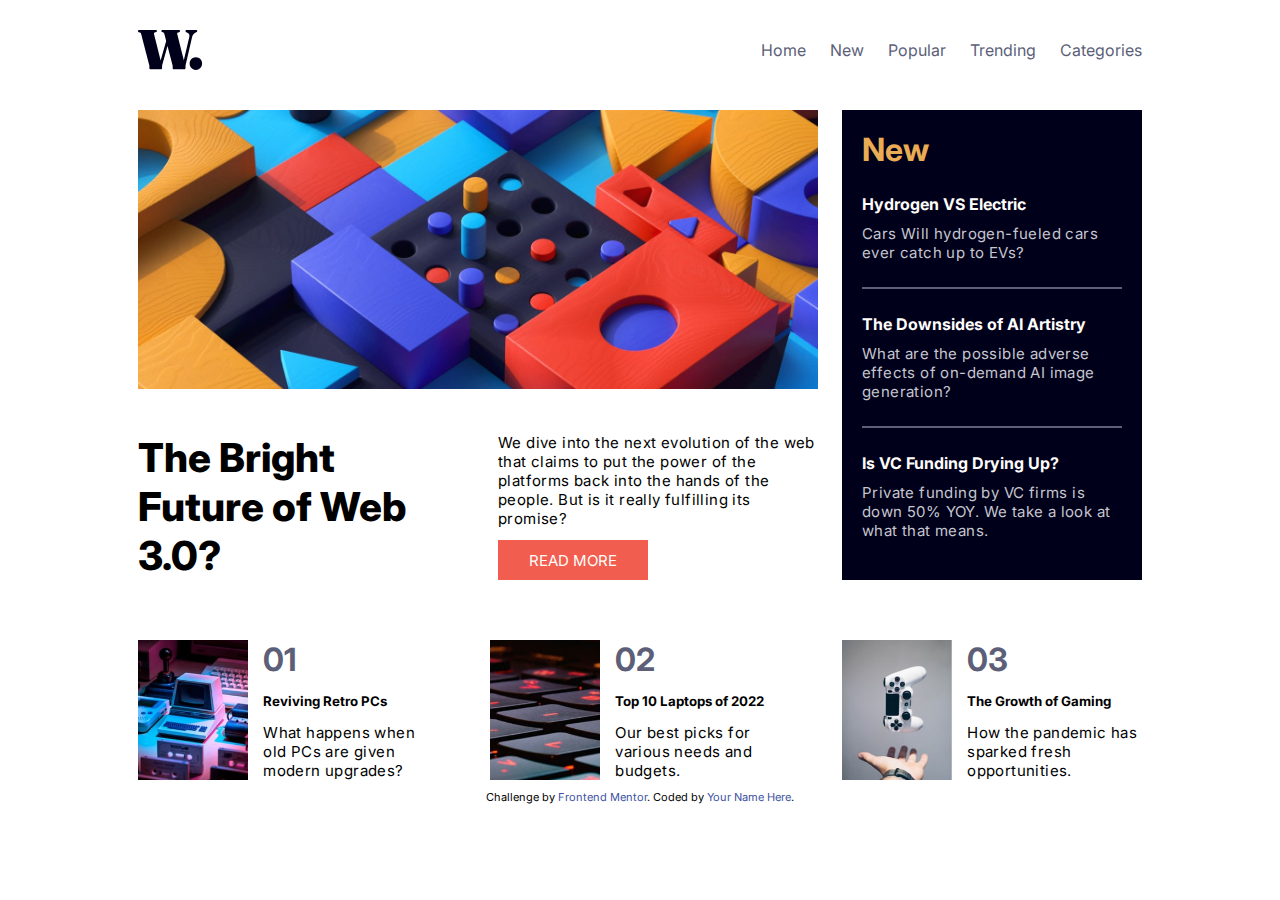
<file: index.html>
<!DOCTYPE html>
<html lang="en">
  <head>
    <meta charset="UTF-8" />
    <meta name="viewport" content="width=device-width, initial-scale=1.0" />
    <!-- displays site properly based on user's device -->

    <link
      rel="icon"
      type="image/png"
      sizes="32x32"
      href="./assets/images/favicon-32x32.png"
    />

    <link rel="stylesheet" href="style.css" />

    <title>Frontend Mentor | News homepage</title>

    <!-- Feel free to remove these styles or customise in your own stylesheet 👍 -->
    <style>
      .attribution {
        font-size: 11px;
        text-align: center;
      }
      .attribution a {
        color: hsl(228, 45%, 44%);
      }
    </style>
  </head>
  <body>
    <nav>
      <img src="./assets/images/logo.svg" alt="logo" />
      <div>
        <a href="#">Home</a>
        <a href="#">New</a>
        <a href="#">Popular</a>
        <a href="#">Trending</a>
        <a href="#">Categories</a>
      </div>
    </nav>

    <section>
      <div class="hero-content">
        <div class="picture-container">
          <img src="./assets/images/image-web-3-desktop.jpg" alt="desktop" />

          <img src="./assets/images/image-web-3-mobile.jpg" alt="mobile" />

          <div class="picture-container_text">
            <h1>The Bright Future of Web 3.0?</h1>
            <div>
              <p>
                We dive into the next evolution of the web that claims to put
                the power of the platforms back into the hands of the people.
                But is it really fulfilling its promise?
              </p>

              <button>Read more</button>
            </div>
          </div>
        </div>
        <div class="text-container">
          <h1>New</h1>
          <div>
            <h4>Hydrogen VS Electric</h4>
            <p>Cars Will hydrogen-fueled cars ever catch up to EVs?</p>
          </div>
          <hr />
          <div>
            <h4>The Downsides of AI Artistry</h4>
            <p>
              What are the possible adverse effects of on-demand AI image
              generation?
            </p>
          </div>
          <hr />
          <div>
            <h4>Is VC Funding Drying Up?</h4>
            <p>
              Private funding by VC firms is down 50% YOY. We take a look at
              what that means.
            </p>
          </div>
        </div>
      </div>
    </section>

    <section>
      <div class="card-container">
        <div class="inner-card">
          <img src="./assets/images/image-retro-pcs.jpg" alt="Retro" />
          <div class="">
            <h1>01</h1>
            <h5>Reviving Retro PCs</h5>
            <p>What happens when old PCs are given modern upgrades?</p>
          </div>
        </div>
        <div class="inner-card">
          <img src="./assets/images/image-top-laptops.jpg" alt="Retro" />
          <div class="">
            <h1>02</h1>
            <h5>Top 10 Laptops of 2022</h5>
            <p>Our best picks for various needs and budgets.</p>
          </div>
        </div>
        <div class="inner-card">
          <img src="./assets/images/image-gaming-growth.jpg" alt="Retro" />
          <div class="">
            <h1>03</h1>
            <h5>The Growth of Gaming</h5>
            <p>How the pandemic has sparked fresh opportunities.</p>
          </div>
        </div>
      </div>
    </section>

    <div class="attribution">
      Challenge by
      <a href="https://www.frontendmentor.io?ref=challenge" target="_blank"
        >Frontend Mentor</a
      >. Coded by <a href="#">Your Name Here</a>.
    </div>
  </body>
</html>
</file>
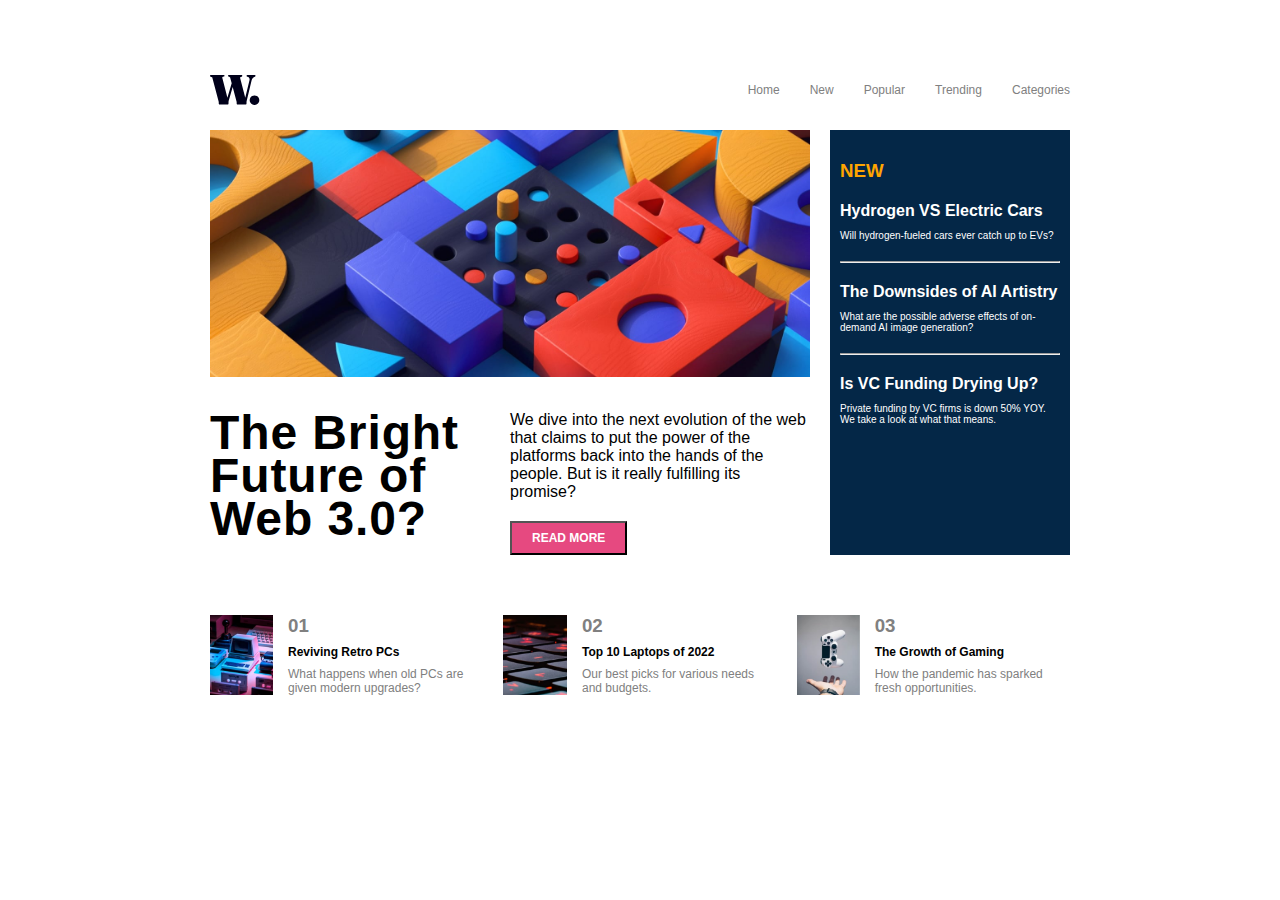
<file: practice.html>
<!DOCTYPE html>
<html lang="en">
  <head>
    <meta charset="UTF-8" />
    <meta http-equiv="X-UA-Compatible" content="IE=edge" />
    <meta name="viewport" content="width=device-width, initial-scale=1.0" />
    <title>Document</title>
    <link rel="stylesheet" href="practice.css" />
  </head>
  <body>
    <div class="main-container">
      <header class="main-header">
        <img class="logo" src="./assets/images/logo.svg" alt="" />

        <nav>
          <ul class="navigation">
            <a href="#"><li>Home</li></a>
            <a href="#"><li>New</li></a>
            <a href="#"><li>Popular</li></a>
            <a href="#"><li>Trending</li></a>
            <a href="#"><li>Categories</li></a>
          </ul>
        </nav>
      </header>

      <section class="top-section">
        <main>
          <img
            width=""
            height=""
            class="top-image"
            src="./assets/images/image-web-3-desktop.jpg"
            alt=""
          />
          <div class="main-box">
            <div class="bright-box">
              <p class="bright">The Bright Future of Web 3.0?</p>
            </div>
            <div class="description">
              <p>
                We dive into the next evolution of the web that claims to put
                the power of the platforms back into the hands of the people.
                But is it really fulfilling its promise?
              </p>

              <button>Read more</button>
            </div>
          </div>
        </main>
        <aside>
          <h3 class="new-heading">NEW</h3>

          <div class="new-item">
            <h4 class="item-heading">Hydrogen VS Electric Cars</h4>
            <p>Will hydrogen-fueled cars ever catch up to EVs?</p>
          </div>
          <hr />
          <div class="new-item">
            <h4 class="item-heading">The Downsides of AI Artistry</h4>
            <p>
              What are the possible adverse effects of on-demand AI image
              generation?
            </p>
          </div>
          <hr />
          <div class="new-item">
            <h4 class="item-heading">Is VC Funding Drying Up?</h4>
            <p>
              Private funding by VC firms is down 50% YOY. We take a look at
              what that means.
            </p>
          </div>
        </aside>
      </section>

      <section class="bottom-section">
        <div class="news-box">
          <img src="./assets/images/image-retro-pcs.jpg" alt="" />

          <div class="related">
            <h3>01</h3>
            <h5>Reviving Retro PCs</h5>
            <p>What happens when old PCs are given modern upgrades?</p>
          </div>
        </div>
        <div class="news-box">
          <img src="./assets/images/image-top-laptops.jpg" alt="" />

          <div class="related">
            <h3>02</h3>
            <h5>Top 10 Laptops of 2022</h5>
            <p>Our best picks for various needs and budgets.</p>
          </div>
        </div>
        <div class="news-box">
          <img src="./assets/images/image-gaming-growth.jpg" alt="" />

          <div class="related">
            <h3>03</h3>
            <h5>The Growth of Gaming</h5>
            <p>How the pandemic has sparked fresh opportunities.</p>
          </div>
        </div>
      </section>
    </div>
  </body>
</html>
</file>
<file: style.css>
@import url("https://fonts.googleapis.com/css2?family=Inter:wght@400;700;800&display=swap");

* {
  font-family: "Inter", sans-serif;
  text-decoration: none;
  margin: 0;
  padding: 0;
  box-sizing: border-box;
}

:root {
  --Softorange: hsl(35, 77%, 62%);
  --Softred: hsl(5, 85%, 63%);
  --Offwhite: hsl(36, 100%, 99%);
  --Grayishblue: hsl(233, 8%, 79%);
  --Darkgrayishblue: hsl(236, 13%, 42%);
  --Verydarkblue: hsl(240, 100%, 5%);
}

body {
  max-width: 1024px;
  margin: 0 auto;
}

p {
  font-size: 15px;
  letter-spacing: 0.4px;
}

nav {
  display: flex;
  align-items: center;
  justify-content: space-between;
  height: 100px;
  padding: 0 10px;
}

nav div a {
  color: var(--Darkgrayishblue);
  margin-left: 20px;
}

.hero-content {
  padding: 10px;
  display: flex;
  justify-content: space-between;
}

.picture-container {
  width: 680px;
}

.picture-container img:nth-child(1) {
  width: 100%;
  height: auto;
}

.picture-container img:nth-child(2) {
  width: 100%;
  height: auto;
  display: none;
}

.picture-container_text {
  display: flex;
  justify-content: space-between;
  margin-top: 40px;
}

.picture-container_text h1 {
  font-size: 40px;
  font-weight: 800;
  width: 320px;
}

.picture-container_text div {
  display: flex;
  flex-direction: column;
  justify-content: space-between;
  width: 320px;
}

.picture-container_text div button {
  width: 150px;
  height: 40px;
  font-size: 15px;
  background-color: var(--Softred);
  color: var(--Offwhite);
  border: none;
  text-transform: uppercase;
}

.text-container {
  width: 300px;
  background-color: var(--Verydarkblue);
  padding: 20px;
  display: flex;
  flex-direction: column;
  justify-content: space-between;
}

.text-container h1 {
  color: var(--Softorange);
}

.text-container div {
  display: flex;
  flex-direction: column;
  gap: 10px;
  padding: 20px 0;
}

.text-container div h4 {
  color: var(--Offwhite);
}

.text-container div p {
  color: var(--Grayishblue);
}

hr {
  color: var(--Darkgrayishblue);
  border: 0.2px solid;
}

.card-container {
  display: flex;
  justify-content: space-between;
  margin-top: 40px;
  padding: 10px;
}

.inner-card {
  display: flex;
  gap: 15px;
  width: 300px;
}

.inner-card img {
  width: ;
  height: 140px;
}

.inner-card div {
  display: flex;
  flex-direction: column;
  justify-content: space-between;
}

.inner-card div h1 {
  color: var(--Darkgrayishblue);
}

/* Media Query */

@media (min-width: 768px) and (max-width: 968px) {
  .picture-container img:nth-child(2) {
    height: 40vh;
  }

  .picture-container_text {
    display: flex !important;
  }

  .picture-container_text div {
    width: 52% !important;
  }
}

@media (max-width: 992px) {
  nav div {
    display: none;
  }

  .hero-content {
    display: block;
  }

  .picture-container_text {
    display: block;
  }

  .picture-container_text div {
    margin-top: 20px;

    width: 100%;
  }

  .picture-container_text div button {
    margin-top: 20px;
  }

  .picture-container {
    width: 100%;
    margin-bottom: 40px;
  }

  .picture-container img:nth-child(1) {
    /* width: 100%;
    height: auto; */
    display: none;
  }

  .picture-container img:nth-child(2) {
    display: block;
  }

  .text-container {
    width: 100%;
  }

  .card-container {
    display: block;
    width: 100%;
    margin-bottom: 50px;
  }

  .inner-card {
    width: 100%;
    margin-bottom: 20px;
  }

  .inner-card h5 {
    font-size: 16px;
  }
}
</file>
<file: practice.css>
* {
  margin: 0;
  padding: 0;
  box-sizing: border-box;
  font-family: sans-serif;
}

body {
  max-width: 960px;
  margin: 0 auto;
}

.main-container {
  width: 960px;
  padding: 50px;
}

.main-header {
  height: 80px;
  display: flex;
  justify-content: space-between;
  align-items: center;
}

nav ul a {
  text-decoration: none;
}

.navigation {
  display: flex;
  gap: 30px;
}

.navigation li {
  list-style: none;
  color: gray;
  font-size: 12px;
}

.logo {
  width: 50px;
  height: 30px;
}

.top-section {
  display: flex;
  gap: 20px;
}

main {
  max-width: 600px;
}

.image-container {
  width: 600px;
}

.top-image {
  width: 100%;
}
.main-box {
  display: flex;
  margin-top: 30px;
}

.bright {
  width: 300px;
  font-size: 48px;
  font-weight: 700;
  line-height: 0.9;
  letter-spacing: 0.9px;
}

.description {
}

.description p {
  margin-bottom: 20px;
}

button {
  padding: 8px 20px;
  text-transform: uppercase;
  font-weight: 700;
  font-size: 12px;
  background-color: #e64980;
  color: #fff;
  cursor: pointer;
}

aside {
  width: auto;
  background-color: #042747;
  color: #fff;
  padding: 30px 10px;
}

.bottom-section {
  width: 100%;
  display: flex;
  justify-content: space-between;
  align-items: center;
  margin-top: 60px;
  gap: 20px;
}

.new-heading {
  color: orange;
  margin-bottom: 15px;
}

.new-item {
  margin: 20px 0;
}

.new-item p {
  font-weight: 100;
  font-size: 10px;
}

.item-heading {
  margin-bottom: 10px;
}

.news-box img {
  width: 80px;
  height: 80px;
}

.news-box {
  display: flex;
  width: 350px;
  gap: 15px;
}

.news-box h3 {
  color: gray;
  margin-bottom: 8px;
}
.related h5 {
  font-weight: 900;
  font-size: 12px;
  margin-bottom: 8px;
}

.related p {
  font-size: 12px;
  color: gray;
}
</file>
